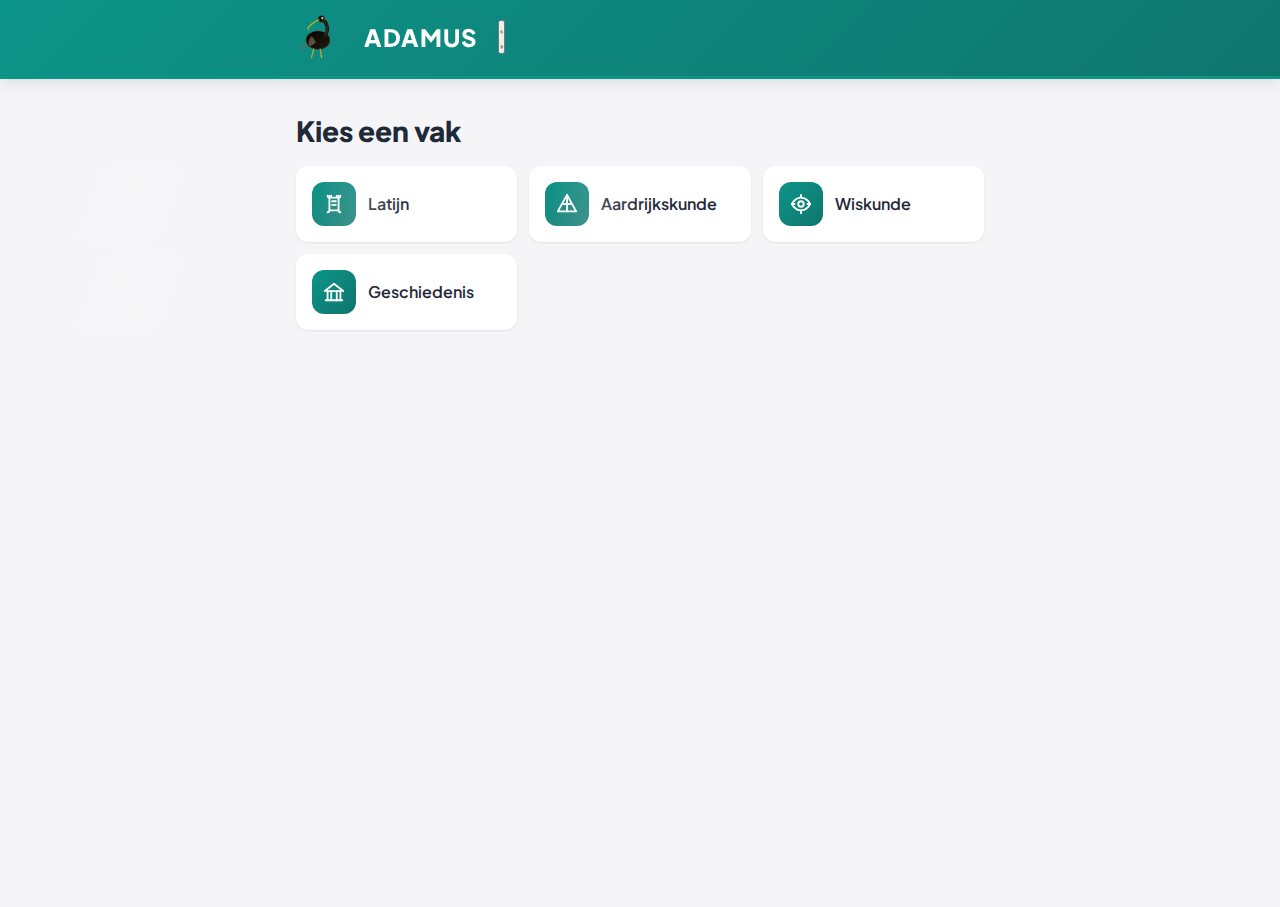
<file: index.html>
<!DOCTYPE html>
<html lang="nl">
<head>
  <meta charset="utf-8">
  <meta name="viewport" content="width=device-width, initial-scale=1">
  <title>Adamus - Leren met inzicht</title>
  <meta name="description" content="Kies een vak en start direct met oefenen.">
  <link rel="icon" type="image/svg+xml" href="assets/images/logo.svg">
  <link rel="icon" type="image/png" sizes="32x32" href="assets/favicons/favicon-32x32.png">
  <link rel="icon" type="image/png" sizes="16x16" href="assets/favicons/favicon-16x16.png">
  <link rel="apple-touch-icon" sizes="180x180" href="assets/favicons/favicon-180x180.png">
  <link rel="manifest" href="manifest.json">
  <meta name="theme-color" content="#1f4a38">
  <link rel="stylesheet" href="assets/css/style.css">
</head>
<body data-page="home">
  <!-- Header -->
  <div id="topbar-root"></div>

  <!-- Main Content -->
  <main class="wrap">
    <div class="page-header">
      <h1>Kies een vak</h1>
    </div>
    <div class="subject-grid" id="list" aria-live="polite"></div>
  </main>

  <!-- Scripts -->
  <script src="assets/js/header.js"></script>
  <script type="module" src="assets/js/home.js"></script>
</body>
</html>
</file>
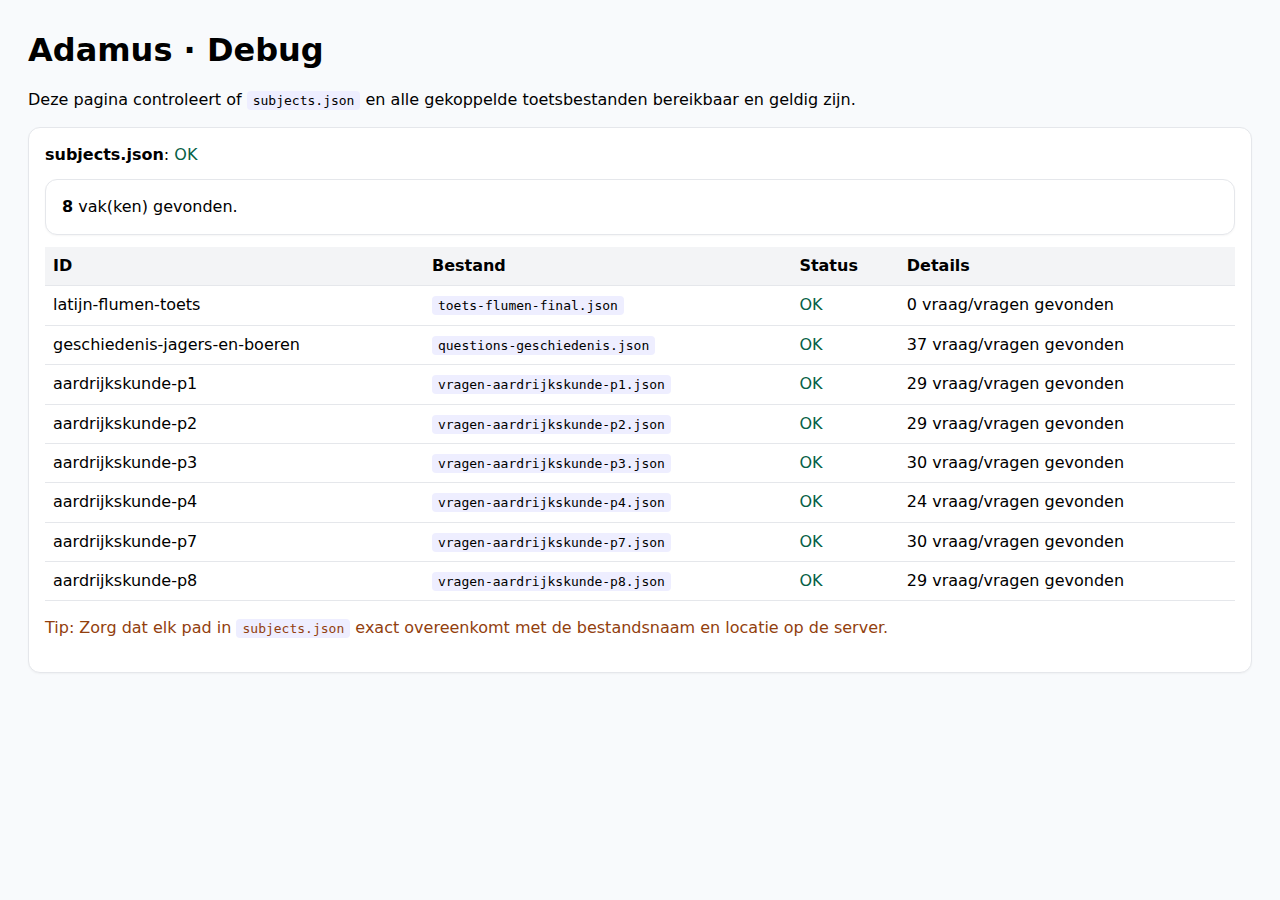
<file: debug.html>
<!DOCTYPE html>
<html lang="nl">
<head>
<meta charset="utf-8">
<meta name="viewport" content="width=device-width, initial-scale=1">
<title>Adamus · Debug</title>
<style>
  body{font-family:system-ui,-apple-system,Segoe UI,Roboto,Ubuntu,'Helvetica Neue',Arial,sans-serif; padding:20px; line-height:1.4; background:#f8fafc}
  h1{margin:0 0 16px}
  code{background:#eef; padding:2px 6px; border-radius:4px}
  .ok{color:#065f46}
  .err{color:#991b1b}
  .warn{color:#92400e}
  .card{background:#fff; border:1px solid #e5e7eb; border-radius:12px; padding:16px; margin:12px 0; box-shadow:0 1px 2px rgba(0,0,0,.04)}
  table{border-collapse:collapse; width:100%}
  th,td{border-bottom:1px solid #e5e7eb; padding:8px; text-align:left; vertical-align:top}
  th{background:#f3f4f6}
  .mono{font-family: ui-monospace, SFMono-Regular, Menlo, Monaco, Consolas, 'Liberation Mono', 'Courier New', monospace}
</style>
</head>
<body>
<h1>Adamus · Debug</h1>
<p>Deze pagina controleert of <code>subjects.json</code> en alle gekoppelde toetsbestanden bereikbaar en geldig zijn.</p>
<div id="out" class="card">Bezig met laden…</div>
<script>
(async function(){
  const out = document.getElementById('out');
  function line(html){ out.innerHTML += html; }
  out.innerHTML = '';
  try{
    const sRes = await fetch('subjects.json', {cache:'no-store'});
    line('<div><strong>subjects.json</strong>: ' + (sRes.ok?'<span class="ok">OK</span>':'<span class="err">FOUT '+sRes.status+'</span>') + '</div>');
    if(!sRes.ok){
      const t = await sRes.text().catch(()=>'');
      line('<pre class="mono">'+t.replace(/[&<>]/g,c=>({ '&':'&amp;','<':'&lt;','>':'&gt;'}[c]))+'</pre>');
      return;
    }
    const subjects = await sRes.json().catch(e=>({__err:String(e)}));
    if(subjects.__err){ line('<div class="err">JSON parse error in subjects.json: '+subjects.__err+'</div>'); return; }
    const arr = subjects.subjects || subjects;
    if(!Array.isArray(arr)){ line('<div class="err">subjects.json heeft geen array "subjects".</div>'); return; }
    line('<div class="card"><div><strong>'+arr.length+'</strong> vak(ken) gevonden.</div></div>');
    // Tabel
    let html = '<table><tr><th>ID</th><th>Bestand</th><th>Status</th><th>Details</th></tr>';
    for(const meta of arr){
      const file = meta.file || meta.path;
      if(!file){ html += '<tr><td>'+ (meta.id||'') +'</td><td class="warn">–</td><td class="warn">GEEN pad</td><td>Voeg "file" toe.</td></tr>'; continue; }
      try{
        const r = await fetch(file, {cache:'no-store'});
        if(!r.ok){
          html += '<tr><td>'+ (meta.id||'') +'</td><td><code>'+file+'</code></td><td class="err">HTTP '+r.status+'</td><td>Bestand ontbreekt of pad klopt niet.</td></tr>';
          continue;
        }
        const data = await r.json().catch(e=>({__err:String(e)}));
        if(data.__err){
          html += '<tr><td>'+ (meta.id||'') +'</td><td><code>'+file+'</code></td><td class="err">Parse-fout</td><td>'+data.__err+'</td></tr>';
          continue;
        }
        let count = 0;
        if (meta.schema === 'toets'){
          // verwacht object met sleutel 'toets' met secties/vragen
          if(data && data.toets){
            // ruwe schatting
            for(const sect of data.toets){ if(sect && Array.isArray(sect.vragen)) count += sect.vragen.length; }
          }
        } else {
          if (Array.isArray(data)) count = data.length;
          if (data && Array.isArray(data.questions)) count = data.questions.length;
        }
        html += '<tr><td>'+ (meta.id||'') +'</td><td><code>'+file+'</code></td><td class="ok">OK</td><td>'+count+' vraag/vragen gevonden</td></tr>';
      }catch(e){
        html += '<tr><td>'+ (meta.id||'') +'</td><td><code>'+file+'</code></td><td class="err">Fout</td><td>'+String(e)+'</td></tr>';
      }
    }
    html += '</table>';
    line(html);
    line('<p class="warn">Tip: Zorg dat elk pad in <code>subjects.json</code> exact overeenkomt met de bestandsnaam en locatie op de server.</p>');
  }catch(e){
    line('<div class="err">Onverwachte fout: '+String(e)+'</div>');
  }
})();
</script>
</body>
</html>
</file>
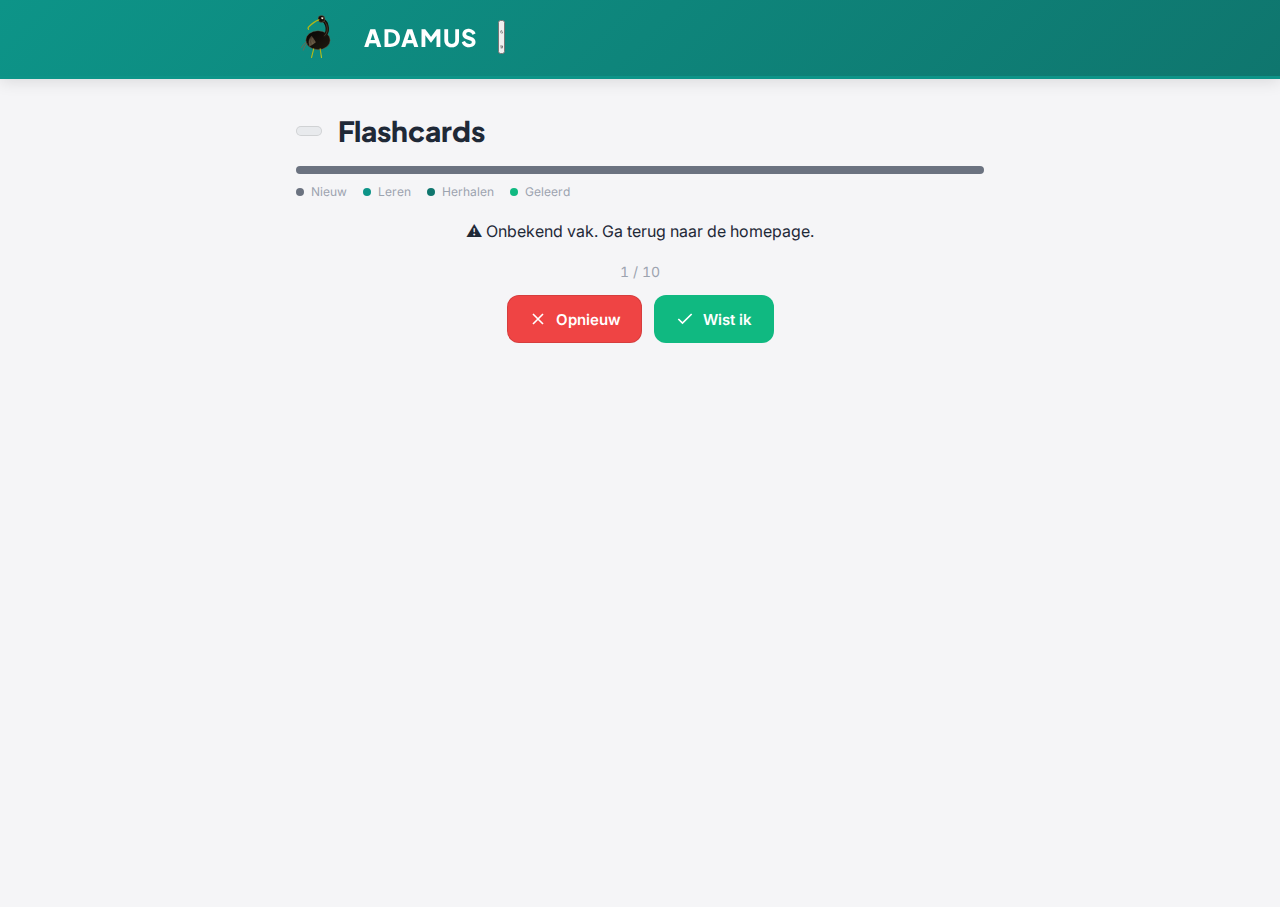
<file: flashcards.html>
<!DOCTYPE html>
<html lang="nl">
<head>
  <meta charset="utf-8">
  <meta name="viewport" content="width=device-width, initial-scale=1">
  <title id="pageTitle">Adamus - Flashcards</title>
  <meta name="description" content="Oefen met flashcards - flip om het antwoord te zien.">
  <link rel="icon" href="favicon.ico">
  <link rel="apple-touch-icon" href="assets/favicons/apple-touch-icon.png">
  <link rel="stylesheet" href="assets/css/style.css">
</head>
<body data-page="flashcards">
  <!-- Header -->
  <div id="topbar-root"></div>

  <!-- Main Content -->
  <main class="wrap">
    <div class="page-header">
      <span class="badge" id="subjectBadge"></span>
      <h1 id="subjectTitle">Flashcards</h1>
    </div>

    <!-- Mastery Progress -->
    <div class="mastery-bar" id="masteryBar">
      <div class="mastery-segment mastery-new" id="masteryNew" title="Nieuw"></div>
      <div class="mastery-segment mastery-learning" id="masteryLearning" title="Aan het leren"></div>
      <div class="mastery-segment mastery-reviewing" id="masteryReviewing" title="Herhalen"></div>
      <div class="mastery-segment mastery-mastered" id="masteryMastered" title="Geleerd"></div>
    </div>
    <div class="mastery-legend">
      <span><span class="dot dot-new"></span> Nieuw</span>
      <span><span class="dot dot-learning"></span> Leren</span>
      <span><span class="dot dot-reviewing"></span> Herhalen</span>
      <span><span class="dot dot-mastered"></span> Geleerd</span>
    </div>

    <!-- Flashcard Area -->
    <div class="flashcard-container" id="flashcardArea">
      <div class="flashcard" id="flashcard" tabindex="0">
        <div class="flashcard-inner">
          <div class="flashcard-front">
            <div class="flashcard-content" id="cardFront">Laden...</div>
          </div>
          <div class="flashcard-back">
            <div class="flashcard-content" id="cardBack">Antwoord</div>
            <div class="flashcard-explanation" id="cardExplanation"></div>
          </div>
        </div>
      </div>
      <p class="flashcard-hint">Klik of druk op spatie om te flippen</p>
    </div>

    <!-- Controls -->
    <div class="flashcard-controls">
      <div class="flashcard-progress">
        <span id="cardProgress">1 / 10</span>
      </div>
      <div class="flashcard-buttons">
        <button class="btn btn-error" id="btnWrong" title="Wist ik niet">
          <svg viewBox="0 0 24 24" fill="none" stroke="currentColor" stroke-width="2" width="20" height="20">
            <path d="M18 6L6 18M6 6l12 12"/>
          </svg>
          Opnieuw
        </button>
        <button class="btn btn-success" id="btnCorrect" title="Wist ik wel">
          <svg viewBox="0 0 24 24" fill="none" stroke="currentColor" stroke-width="2" width="20" height="20">
            <path d="M20 6L9 17l-5-5"/>
          </svg>
          Wist ik
        </button>
      </div>
    </div>

    <!-- Summary (hidden initially) -->
    <div class="flashcard-summary" id="summary" style="display: none;">
      <h2>Ronde voltooid!</h2>
      <div class="summary-stats">
        <div class="summary-stat correct">
          <div class="value" id="summaryCorrect">0</div>
          <div class="label">Goed</div>
        </div>
        <div class="summary-stat wrong">
          <div class="value" id="summaryWrong">0</div>
          <div class="label">Opnieuw</div>
        </div>
      </div>
      <div class="mt-4">
        <button class="btn btn-primary btn-block" id="btnRestart">Nog een ronde</button>
        <a href="subject.html" class="btn btn-secondary btn-block mt-2" id="btnBack">Terug naar overzicht</a>
      </div>
    </div>
  </main>

  <!-- Scripts -->
  <script src="assets/js/header.js"></script>
  <script type="module" src="assets/js/flashcards.js"></script>
</body>
</html>
</file>
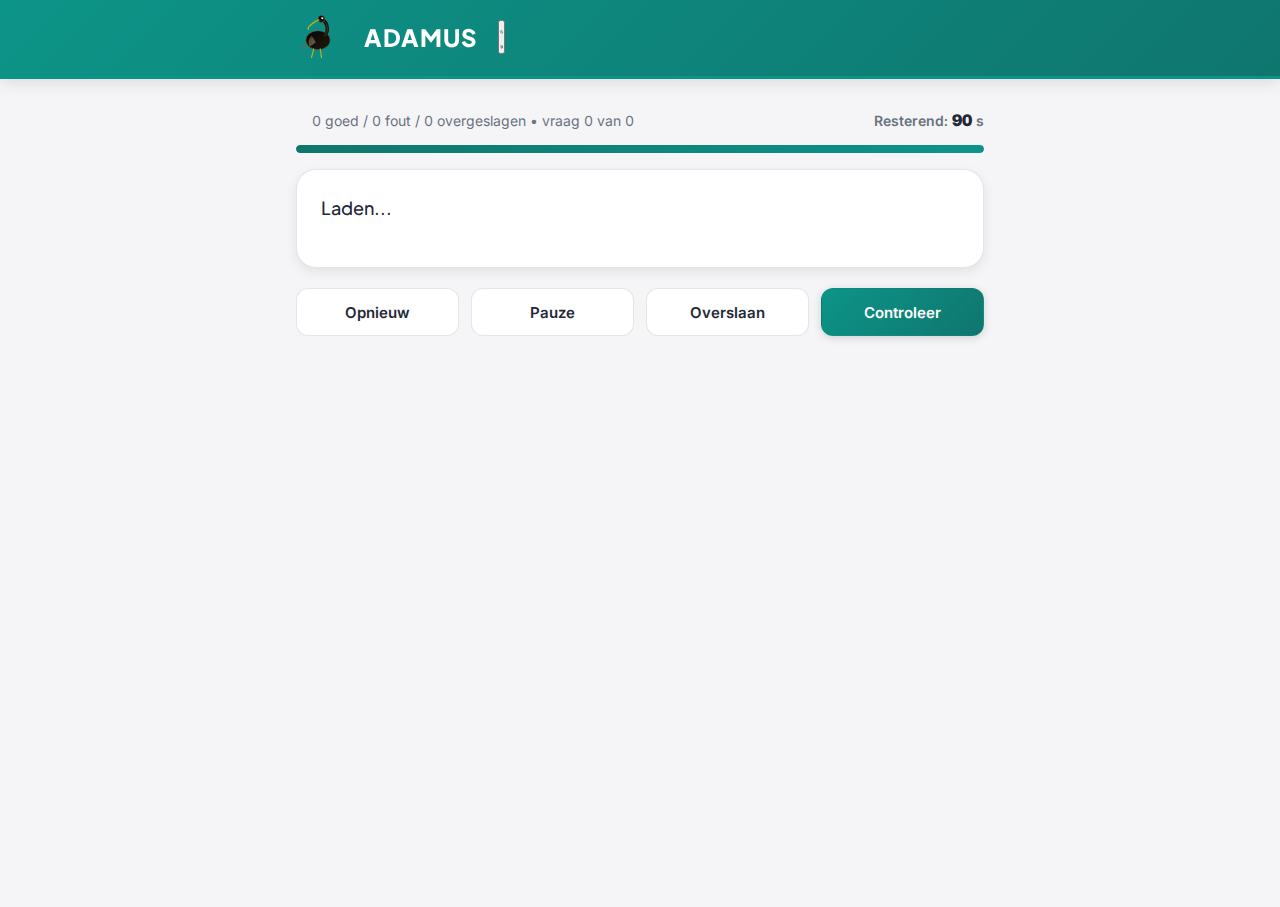
<file: quiz.html>
<!DOCTYPE html>
<html lang="nl">
<head>
  <meta charset="utf-8">
  <meta name="viewport" content="width=device-width, initial-scale=1">
  <title>Adamus - Quiz</title>
  <meta name="description" content="Beantwoord vragen en oefen je kennis.">
  <link rel="icon" type="image/svg+xml" href="assets/images/logo.svg">
  <link rel="icon" type="image/png" sizes="32x32" href="assets/favicons/favicon-32x32.png">
  <link rel="icon" type="image/png" sizes="16x16" href="assets/favicons/favicon-16x16.png">
  <link rel="apple-touch-icon" sizes="180x180" href="assets/favicons/favicon-180x180.png">
  <meta name="theme-color" content="#1f4a38">
  <link rel="stylesheet" href="assets/css/style.css">
</head>
<body data-page="quiz">
  <!-- Header -->
  <div id="topbar-root"></div>

  <!-- Main Content -->
  <main class="wrap quiz-page">
    <!-- Meta / Stats -->
    <div class="quiz-meta">
      <div id="timerDot" class="stat-dot"></div>
      <div id="stat">0 goed / 0 fout / 0 overgeslagen • vraag 0 van 0</div>
      <div class="timer">Resterend: <strong id="countdown">90</strong> s</div>
    </div>

    <!-- Progress Bar -->
    <div class="quiz-progress">
      <div class="progress">
        <div class="progress-bar" id="progressBar"></div>
      </div>
    </div>

    <!-- Question Area -->
    <div class="question-card" id="quizArea">
      <div class="question-title">Laden...</div>
    </div>

    <!-- Controls Row 1: Main Actions -->
    <div class="quiz-controls" id="rowMain">
      <button class="btn" id="btn-restart" type="button">Opnieuw</button>
      <button class="btn" id="pauseBtn" type="button">Pauze</button>
      <button class="btn" id="skipBtn" type="button">Overslaan</button>
      <button class="btn btn-primary" id="checkBtn" type="button">Controleer</button>
    </div>

    <!-- Controls Row 2: Next (after check) -->
    <div class="quiz-controls single" id="rowNext" style="display: none;">
      <button class="btn btn-primary" id="nextBtn" type="button">Volgende</button>
    </div>
  </main>

  <!-- Pause Overlay -->
  <div class="pause-overlay" id="pauseOverlay" role="dialog" aria-modal="true" aria-labelledby="pauseTitle">
    <div class="pause-box">
      <h3 id="pauseTitle">Gepauzeerd</h3>
      <p>De tijd staat stil. Klaar om verder te gaan?</p>
      <button class="btn btn-primary" id="resumeBtn" type="button">Ga verder</button>
    </div>
  </div>

  <!-- Scripts -->
  <script src="assets/js/header.js"></script>
  <script type="module">
    import { initQuiz } from './assets/js/quiz.js';
    initQuiz();
  </script>
</body>
</html>
</file>
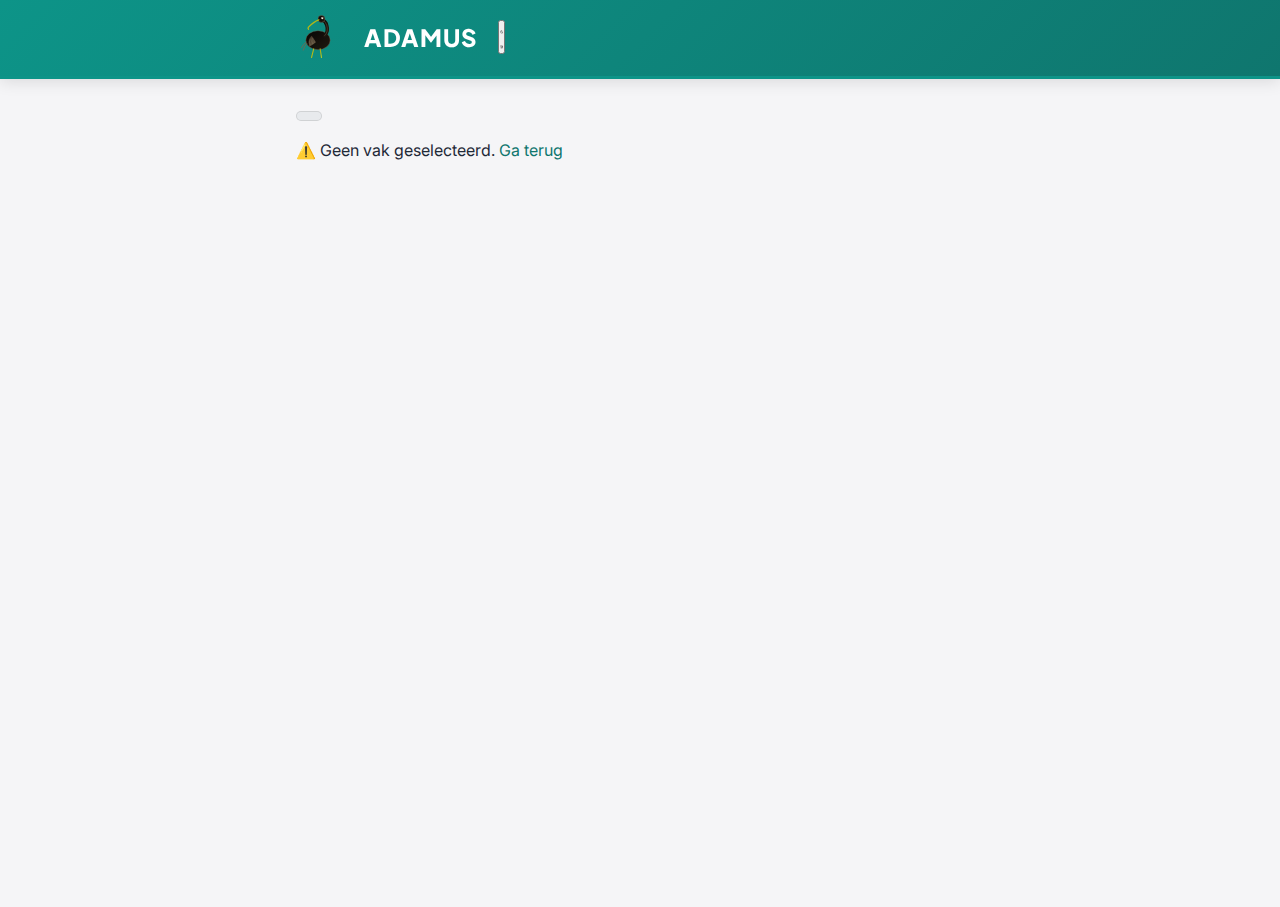
<file: subject.html>
<!DOCTYPE html>
<html lang="nl">
<head>
  <meta charset="utf-8">
  <meta name="viewport" content="width=device-width, initial-scale=1">
  <title id="pageTitle">Adamus - Vak</title>
  <meta name="description" content="Kies een toets en start direct met oefenen.">

  <!-- Open Graph / WhatsApp -->
  <meta property="og:type" content="website">
  <meta property="og:title" content="Adamus - Leren met inzicht">
  <meta property="og:description" content="Kies een toets en start direct met oefenen.">
  <meta property="og:image" content="https://eindboss.github.io/Adamus/assets/favicons/favicon-512x512.png">
  <meta property="og:url" content="https://eindboss.github.io/Adamus/">

  <link rel="icon" type="image/svg+xml" href="assets/images/logo.svg">
  <link rel="icon" type="image/png" sizes="32x32" href="assets/favicons/favicon-32x32.png">
  <link rel="icon" type="image/png" sizes="16x16" href="assets/favicons/favicon-16x16.png">
  <link rel="apple-touch-icon" sizes="180x180" href="assets/favicons/favicon-180x180.png">
  <meta name="theme-color" content="#1f4a38">
  <link rel="stylesheet" href="assets/css/style.css">
</head>
<body data-page="subject">
  <!-- Header -->
  <div id="topbar-root"></div>

  <!-- Main Content -->
  <main class="wrap">
    <div class="page-header">
      <span class="badge" id="subjectBadge"></span>
      <h1 id="subjectTitle"></h1>
    </div>
    <div class="quiz-grid" id="list" aria-live="polite"></div>
  </main>

  <!-- Scripts -->
  <script src="assets/js/header.js"></script>
  <script type="module" src="assets/js/subject.js"></script>
</body>
</html>
</file>
<file: assets/css/style.css>
/* ===========================================
   Adamus - Main Stylesheet
   Import all CSS modules
   =========================================== */

@import url("https://fonts.googleapis.com/css2?family=Inter:wght@400;500;600;700&family=Plus+Jakarta+Sans:wght@500;600;700;800&display=swap");

@import url("./base.css");
@import url("./layout.css");
@import url("./components.css");
@import url("./quiz.css");
@import url("./flashcards.css");
@import url("./animations.css");
</file>
